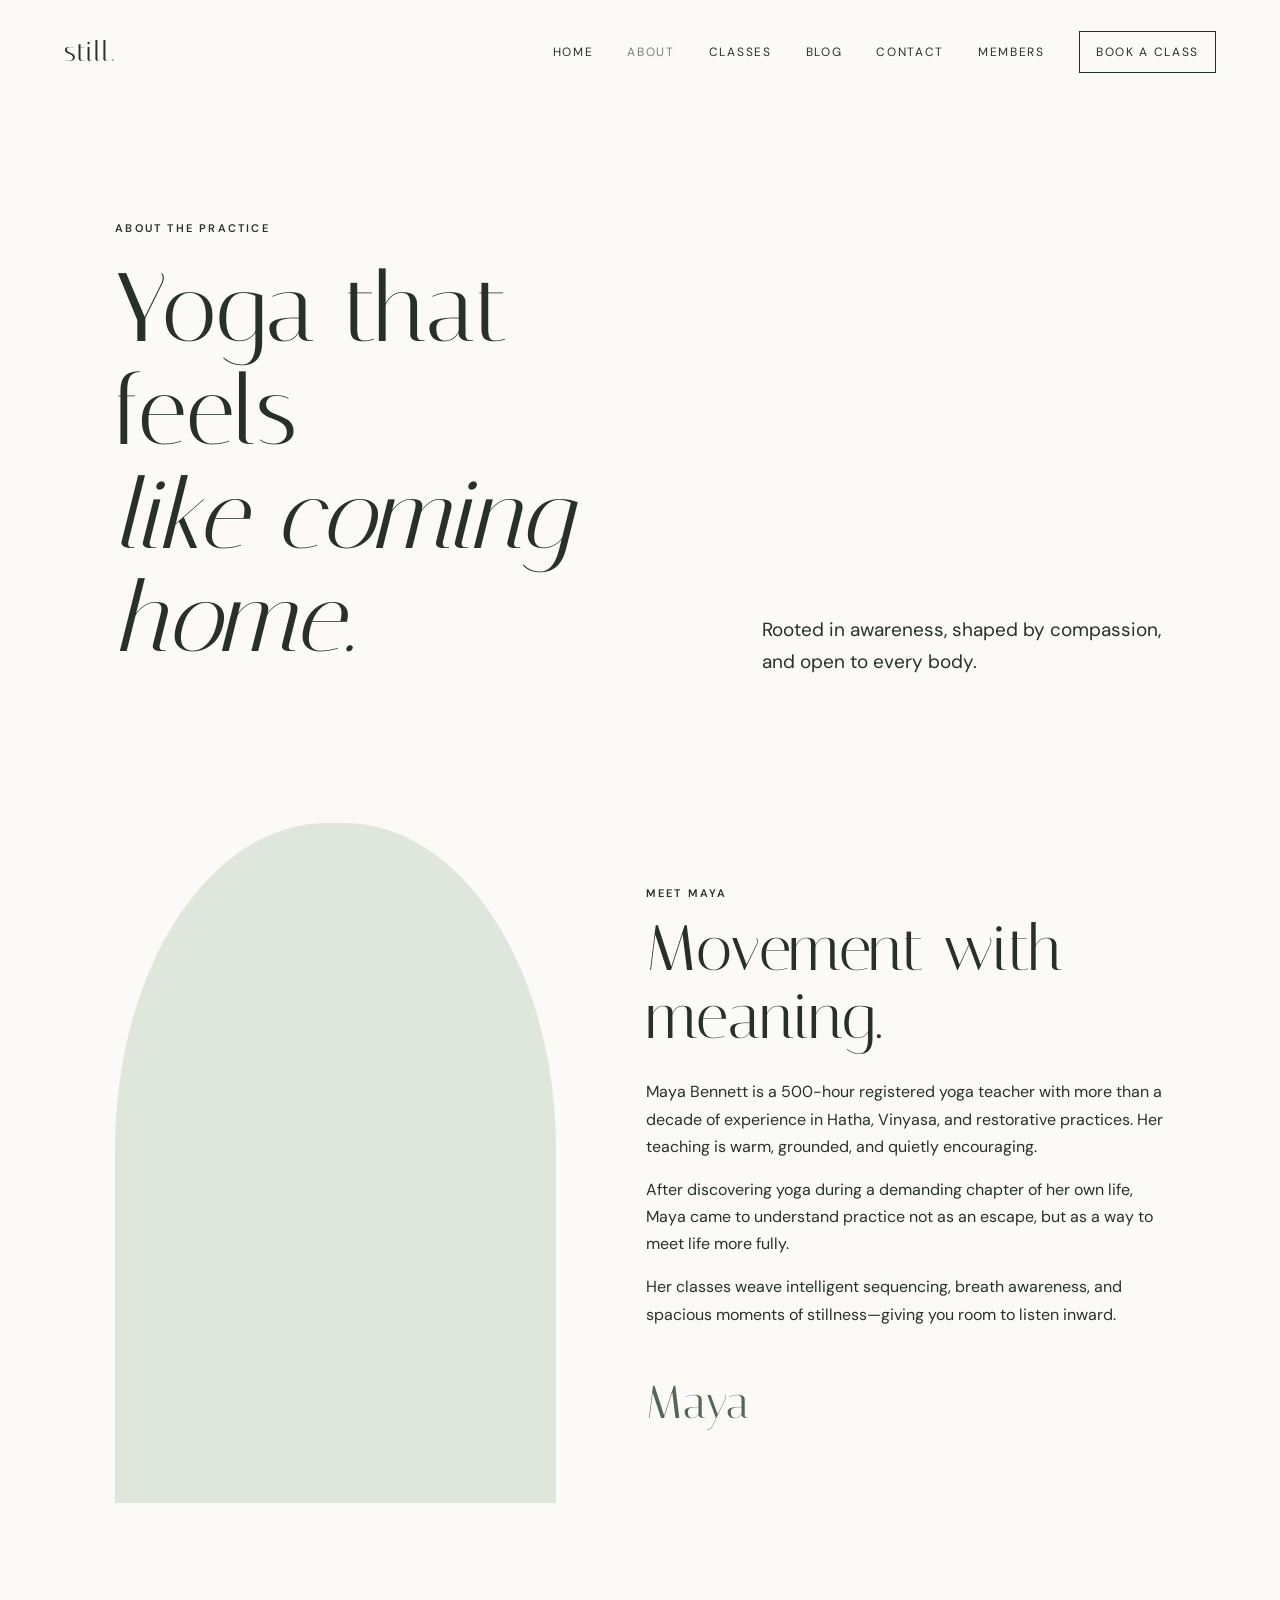
<file: static/about.html>
<!doctype html>
<html lang="en">
<head><meta charset="utf-8"><meta name="viewport" content="width=device-width, initial-scale=1"><meta name="description" content="Meet Maya Bennett and discover the philosophy behind Still Studio."><title>About | Still Studio</title><link rel="preconnect" href="https://fonts.googleapis.com"><link rel="preconnect" href="https://fonts.gstatic.com" crossorigin><link href="https://fonts.googleapis.com/css2?family=DM+Sans:wght@400;500;600&family=Italiana&display=swap" rel="stylesheet"><link rel="stylesheet" href="/static/css/style.css"><script type="module" src="/static/js/app.js"></script></head>
<body data-page="about">
  <div id="site-header"></div>
  <main>
    <section class="page-hero about-hero reveal"><div><p class="eyebrow">About the practice</p><h1>Yoga that feels<br><em>like coming home.</em></h1></div><p>Rooted in awareness, shaped by compassion, and open to every body.</p></section>
    <section class="portrait-story reveal"><div class="portrait" role="img" aria-label="Yoga instructor Maya Bennett in a calm studio" data-bg="https://images.unsplash.com/photo-1593811167562-9cef47bfc4d7?auto=format&fit=crop&w=900&q=70&fm=webp"></div><div class="story-copy"><p class="eyebrow">Meet Maya</p><h2>Movement with meaning.</h2><p>Maya Bennett is a 500-hour registered yoga teacher with more than a decade of experience in Hatha, Vinyasa, and restorative practices. Her teaching is warm, grounded, and quietly encouraging.</p><p>After discovering yoga during a demanding chapter of her own life, Maya came to understand practice not as an escape, but as a way to meet life more fully.</p><p>Her classes weave intelligent sequencing, breath awareness, and spacious moments of stillness—giving you room to listen inward.</p><div class="signature">Maya</div></div></section>
    <section class="philosophy reveal"><p class="eyebrow">Our philosophy</p><h2>The practice is not about touching your toes.<br><em>It is about what you learn on the way down.</em></h2><div class="values"><article><span>01</span><h3>Presence over perfection</h3><p>We notice what is here without needing to change or judge it.</p></article><article><span>02</span><h3>Curiosity over certainty</h3><p>We approach every shape and sensation with openness and care.</p></article><article><span>03</span><h3>Connection over comparison</h3><p>We honor our own pace while practicing in supportive community.</p></article></div></section>
    <section class="center-cta reveal"><p class="eyebrow">Practice together</p><h2>There is space for you here.</h2><a class="button" href="/classes">Explore Classes <span>→</span></a></section>
  </main>
  <div id="site-footer"></div>
</body>
</html>
</file>
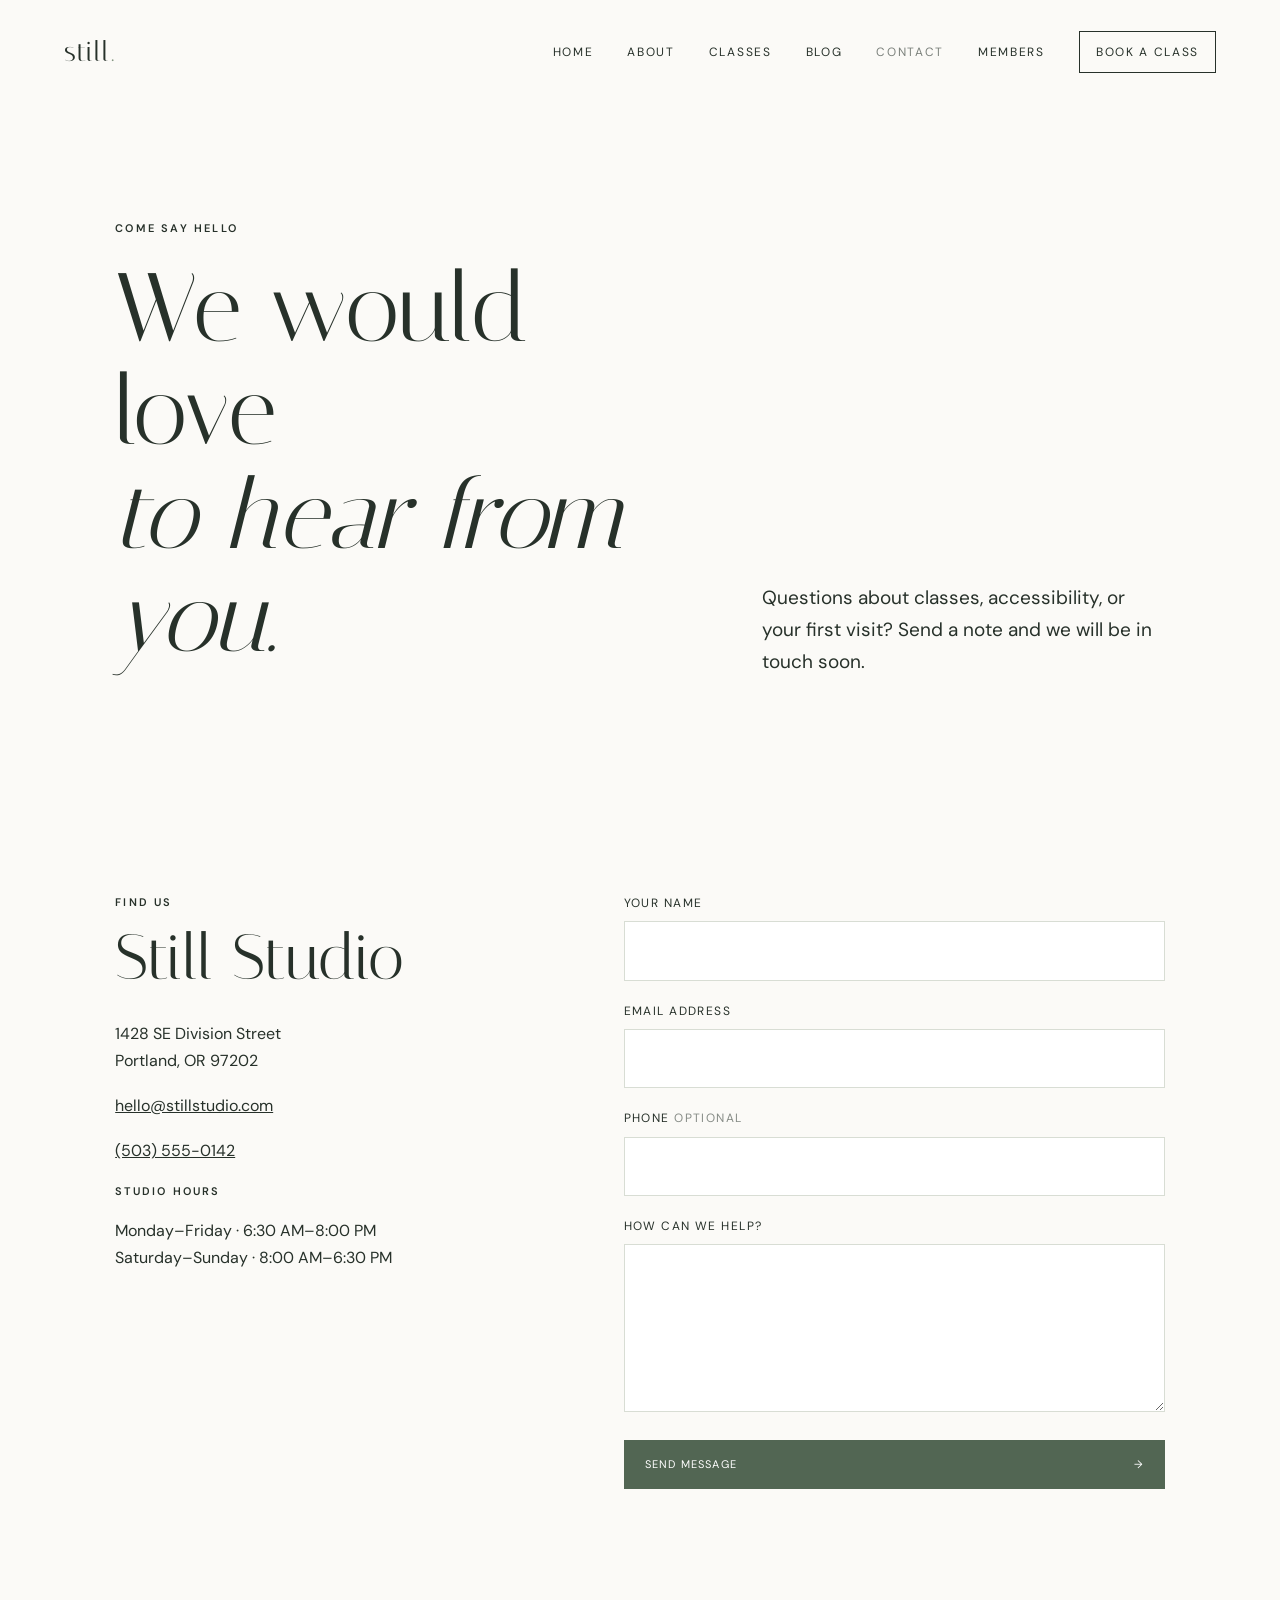
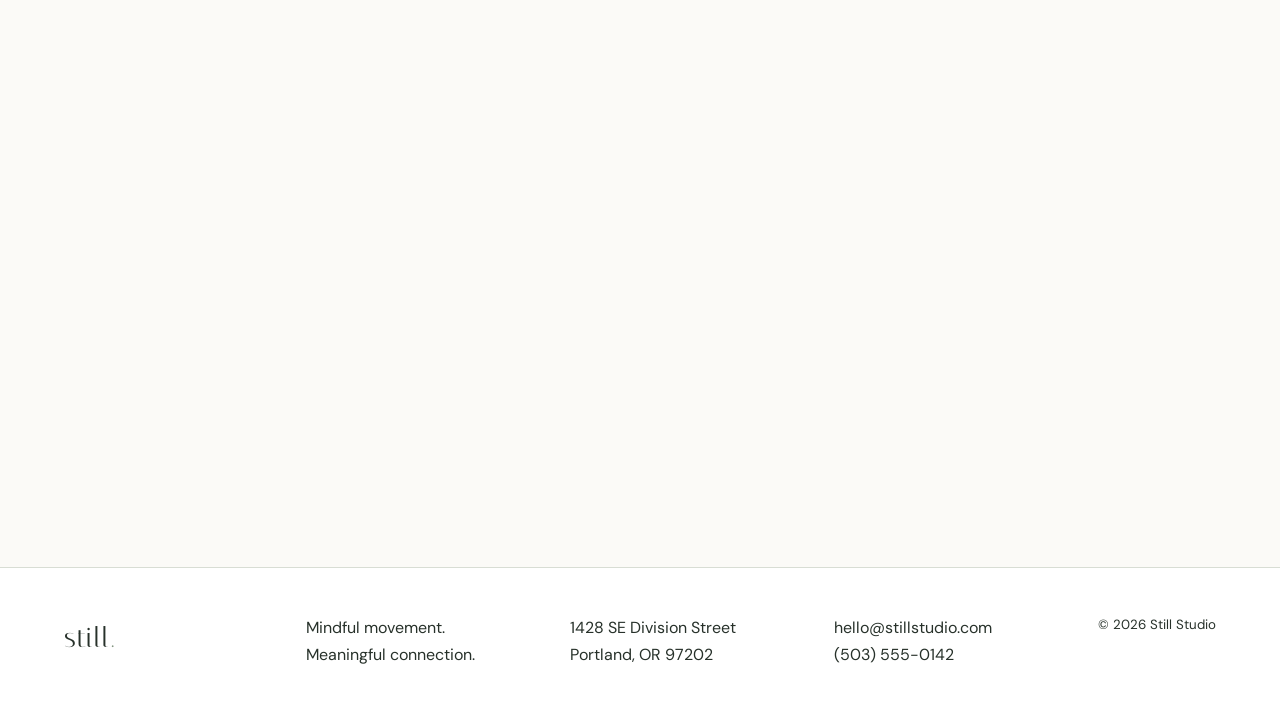
<file: static/contact.html>
<!doctype html>
<html lang="en">
<head><meta charset="utf-8"><meta name="viewport" content="width=device-width, initial-scale=1"><meta name="description" content="Contact Still Studio in Portland, Oregon."><title>Contact | Still Studio</title><link rel="preconnect" href="https://fonts.googleapis.com"><link rel="preconnect" href="https://fonts.gstatic.com" crossorigin><link href="https://fonts.googleapis.com/css2?family=DM+Sans:wght@400;500;600&family=Italiana&display=swap" rel="stylesheet"><link rel="stylesheet" href="/static/css/style.css"><script type="module" src="/static/js/app.js"></script></head>
<body data-page="contact">
  <div id="site-header"></div>
  <main>
    <section class="page-hero reveal"><div><p class="eyebrow">Come say hello</p><h1>We would love<br><em>to hear from you.</em></h1></div><p>Questions about classes, accessibility, or your first visit? Send a note and we will be in touch soon.</p></section>
    <section class="contact-layout reveal"><div class="contact-details"><p class="eyebrow">Find us</p><h2>Still Studio</h2><address>1428 SE Division Street<br>Portland, OR 97202</address><a href="mailto:hello@stillstudio.com">hello@stillstudio.com</a><a href="tel:+15035550142">(503) 555-0142</a><div><p class="eyebrow">Studio hours</p><p>Monday–Friday · 6:30 AM–8:00 PM<br>Saturday–Sunday · 8:00 AM–6:30 PM</p></div></div><form id="contact-form" class="contact-form"><div class="field"><label for="name">Your name</label><input id="name" name="name" required></div><div class="field"><label for="email">Email address</label><input id="email" name="email" type="email" required></div><div class="field"><label for="phone">Phone <span>optional</span></label><input id="phone" name="phone" type="tel"></div><div class="field"><label for="message">How can we help?</label><textarea id="message" name="message" rows="5" required></textarea></div><button class="button" type="submit">Send Message <span>→</span></button><p class="form-message" aria-live="polite"></p></form></section>
    <section class="map reveal"><iframe title="Map showing Still Studio in Portland" src="https://www.openstreetmap.org/export/embed.html?bbox=-122.667%2C45.501%2C-122.641%2C45.519&amp;layer=mapnik" loading="lazy"></iframe></section>
  </main>
  <div id="site-footer"></div>
</body>
</html>
</file>
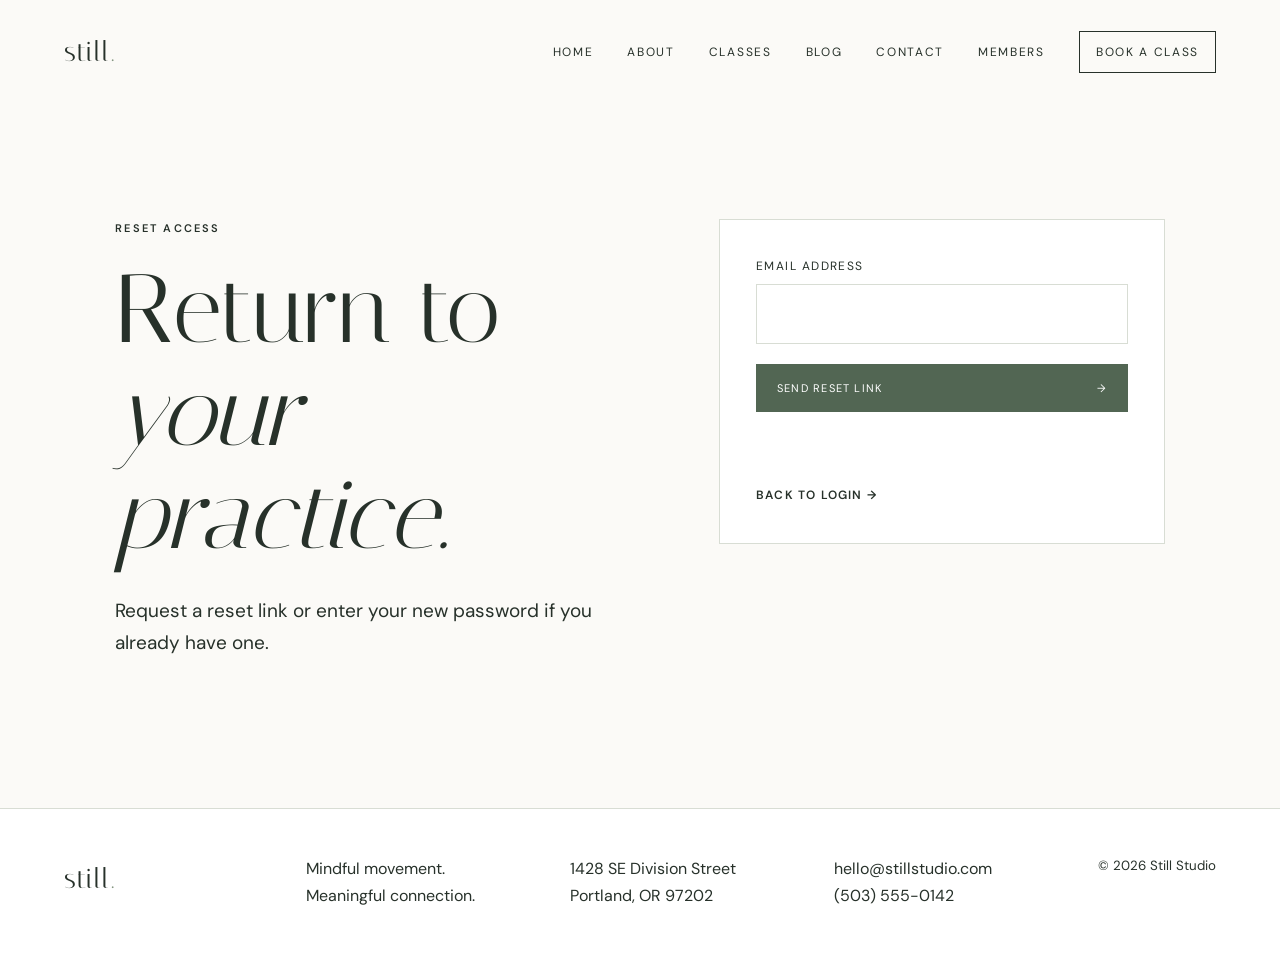
<file: static/forgot-password.html>
<!doctype html>
<html lang="en">
<head><meta charset="utf-8"><meta name="viewport" content="width=device-width, initial-scale=1"><meta name="description" content="Reset your Still Studio member password."><title>Forgot Password | Still Studio</title><link rel="preconnect" href="https://fonts.googleapis.com"><link rel="preconnect" href="https://fonts.gstatic.com" crossorigin><link href="https://fonts.googleapis.com/css2?family=DM+Sans:wght@400;500;600&family=Italiana&display=swap" rel="stylesheet"><link rel="stylesheet" href="/static/css/style.css"><script type="module" src="/static/js/app.js"></script></head>
<body data-page="forgot">
  <div id="site-header"></div>
  <main>
    <section class="auth-layout reveal"><div><p class="eyebrow">Reset access</p><h1>Return to<br><em>your practice.</em></h1><p>Request a reset link or enter your new password if you already have one.</p></div><div class="auth-form"><form id="forgot-form"><div class="field"><label for="forgot-email">Email address</label><input id="forgot-email" name="email" type="email" required></div><button class="button" type="submit">Send Reset Link <span>→</span></button><p class="form-message" aria-live="polite"></p></form><form id="reset-form"><div class="field"><label for="reset-password">New password</label><input id="reset-password" name="password" type="password" minlength="8" required></div><button class="button" type="submit">Update Password <span>→</span></button><p class="form-message" aria-live="polite"></p></form><p><a class="text-link" href="/login">Back to login →</a></p></div></section>
  </main>
  <div id="site-footer"></div>
</body>
</html>
</file>
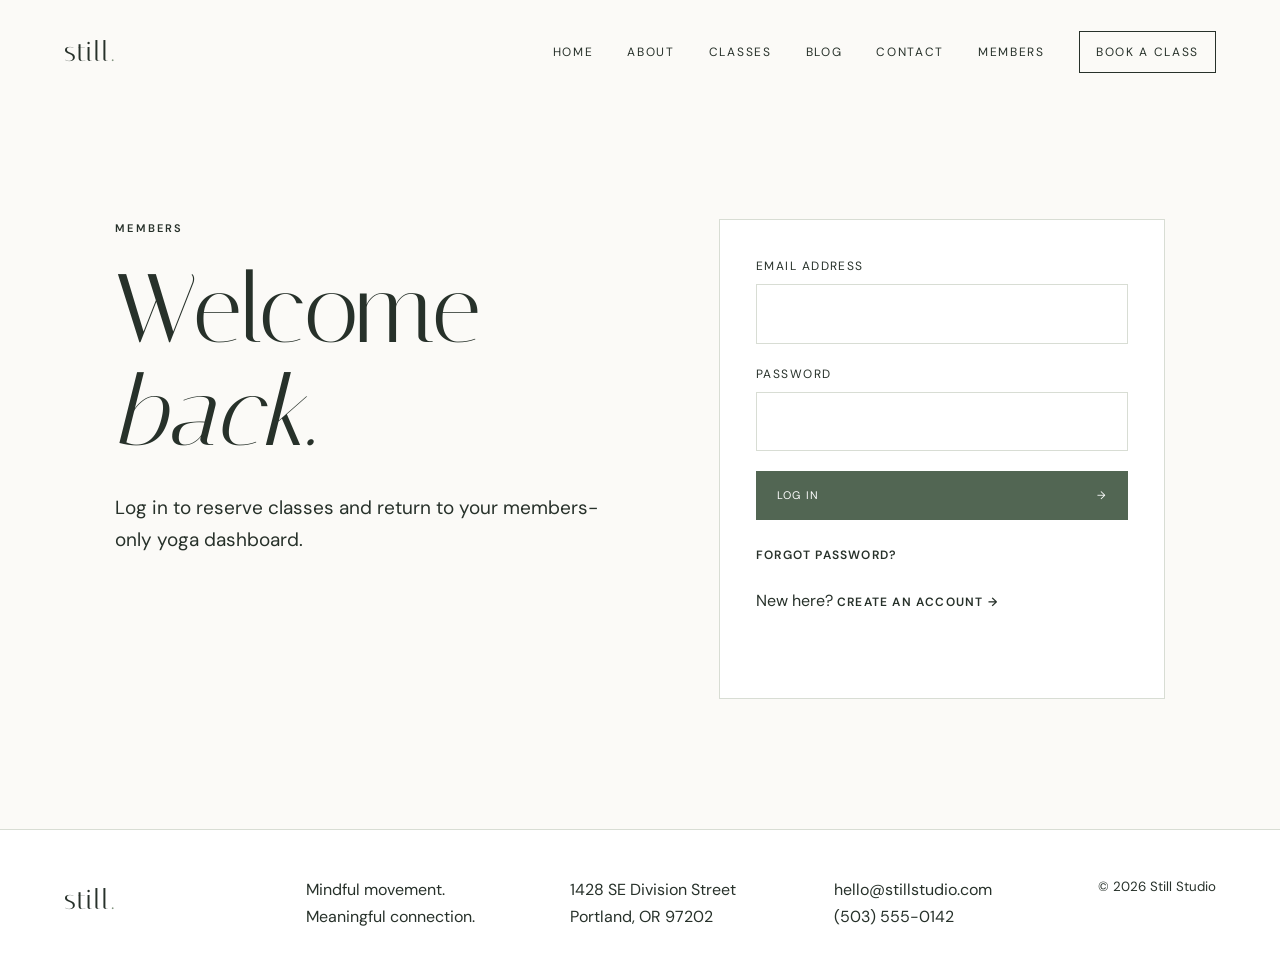
<file: static/login.html>
<!doctype html>
<html lang="en">
<head><meta charset="utf-8"><meta name="viewport" content="width=device-width, initial-scale=1"><meta name="description" content="Log in to access Still Studio member content and class reservations."><title>Login | Still Studio</title><link rel="preconnect" href="https://fonts.googleapis.com"><link rel="preconnect" href="https://fonts.gstatic.com" crossorigin><link href="https://fonts.googleapis.com/css2?family=DM+Sans:wght@400;500;600&family=Italiana&display=swap" rel="stylesheet"><link rel="stylesheet" href="/static/css/style.css"><script type="module" src="/static/js/app.js"></script></head>
<body data-page="login">
  <div id="site-header"></div>
  <main>
    <section class="auth-layout reveal"><div><p class="eyebrow">Members</p><h1>Welcome<br><em>back.</em></h1><p>Log in to reserve classes and return to your members-only yoga dashboard.</p></div><form id="login-form" class="auth-form"><div class="field"><label for="email">Email address</label><input id="email" name="email" type="email" required></div><div class="field"><label for="password">Password</label><input id="password" name="password" type="password" required></div><button class="button" type="submit">Log In <span>→</span></button><p><a class="text-link" href="/forgot-password">Forgot password?</a></p><p>New here? <a class="text-link" href="/register">Create an account →</a></p><p class="form-message" aria-live="polite"></p></form></section>
  </main>
  <div id="site-footer"></div>
</body>
</html>
</file>
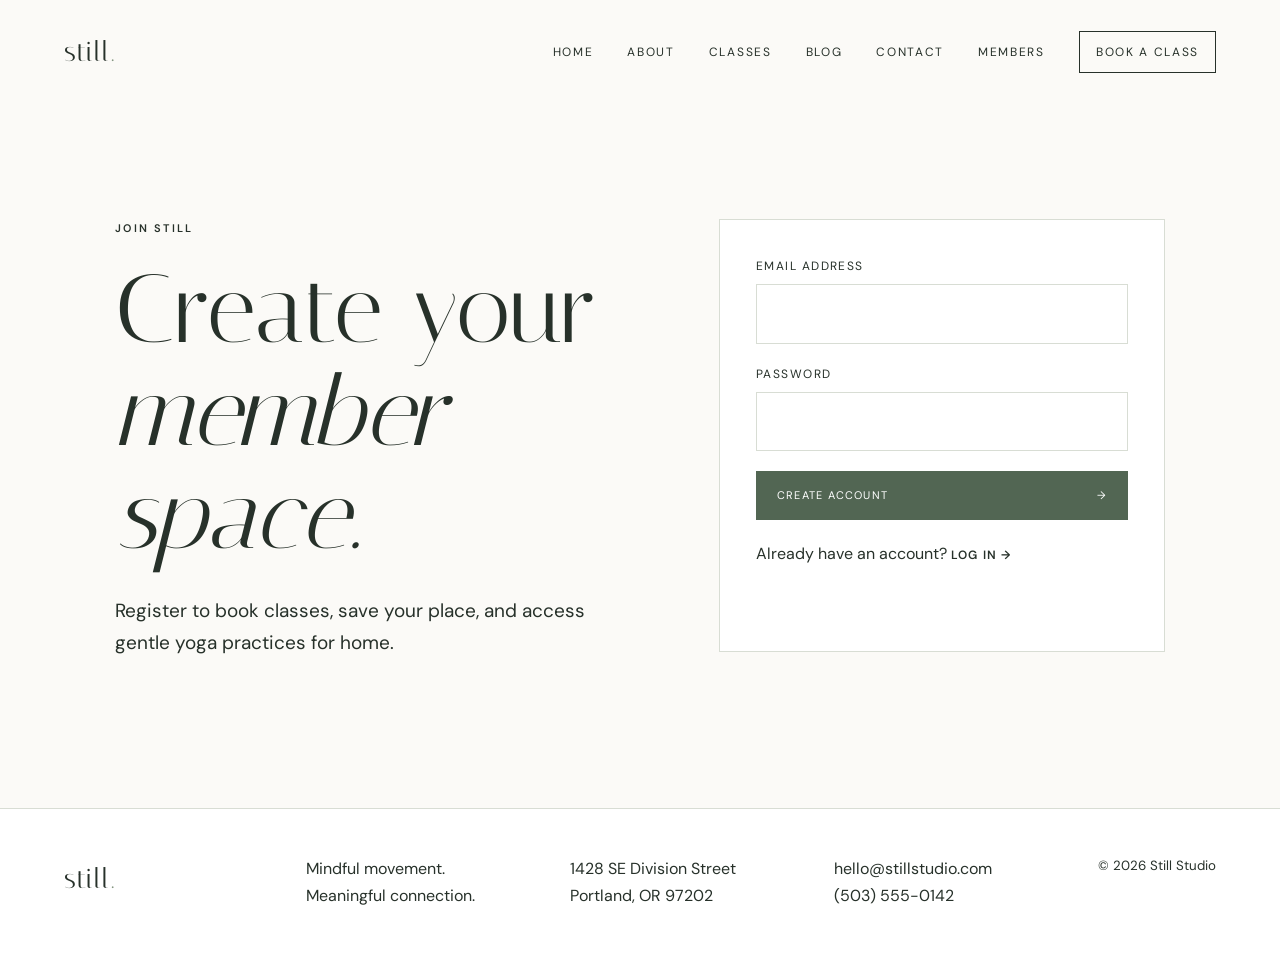
<file: static/register.html>
<!doctype html>
<html lang="en">
<head><meta charset="utf-8"><meta name="viewport" content="width=device-width, initial-scale=1"><meta name="description" content="Create a Still Studio account for members-only yoga content."><title>Register | Still Studio</title><link rel="preconnect" href="https://fonts.googleapis.com"><link rel="preconnect" href="https://fonts.gstatic.com" crossorigin><link href="https://fonts.googleapis.com/css2?family=DM+Sans:wght@400;500;600&family=Italiana&display=swap" rel="stylesheet"><link rel="stylesheet" href="/static/css/style.css"><script type="module" src="/static/js/app.js"></script></head>
<body data-page="register">
  <div id="site-header"></div>
  <main>
    <section class="auth-layout reveal"><div><p class="eyebrow">Join Still</p><h1>Create your<br><em>member space.</em></h1><p>Register to book classes, save your place, and access gentle yoga practices for home.</p></div><form id="register-form" class="auth-form"><div class="field"><label for="email">Email address</label><input id="email" name="email" type="email" required></div><div class="field"><label for="password">Password</label><input id="password" name="password" type="password" minlength="8" required></div><button class="button" type="submit">Create Account <span>→</span></button><p>Already have an account? <a class="text-link" href="/login">Log in →</a></p><p class="form-message" aria-live="polite"></p></form></section>
  </main>
  <div id="site-footer"></div>
</body>
</html>
</file>
<file: static/css/style.css>
:root {
  --ink: #27312a;
  --sage: #82947f;
  --sage-dark: #526653;
  --sage-light: #dfe6dc;
  --cream: #f4efe5;
  --paper: #fbfaf7;
  --line: #d8ddd4;
}
* { box-sizing: border-box; }
html { scroll-behavior: smooth; }
body {
  margin: 0;
  color: var(--ink);
  background: var(--paper);
  font-family: "DM Sans", sans-serif;
  font-size: 16px;
  line-height: 1.7;
}
a { color: inherit; }
button, input, textarea { font: inherit; }
img { max-width: 100%; }
.site-header {
  position: absolute;
  z-index: 10;
  top: 0;
  width: 100%;
  display: flex;
  align-items: center;
  justify-content: space-between;
  padding: 28px 5vw;
  color: white;
}
body:not([data-page="home"]) .site-header {
  position: relative;
  color: var(--ink);
}
.logo {
  font-family: "Italiana", serif;
  font-size: 28px;
  text-decoration: none;
  letter-spacing: .04em;
}
.logo i { color: var(--sage-light); font-style: normal; }
body:not([data-page="home"]) .logo i { color: var(--sage); }
.nav { display: flex; align-items: center; gap: 34px; }
.nav a {
  font-size: 12px;
  letter-spacing: .14em;
  text-decoration: none;
  text-transform: uppercase;
}
.nav a.active, .nav a:hover { opacity: .6; }
.nav .nav-cta { border: 1px solid currentColor; padding: 10px 16px; }
.menu-button { display: none; border: 0; color: inherit; background: transparent; font-size: 25px; }
h1, h2, h3 { font-family: "Italiana", serif; font-weight: 400; line-height: 1.06; }
h1 { margin: 20px 0 28px; font-size: clamp(58px, 7.6vw, 116px); }
h2 { margin: 12px 0 28px; font-size: clamp(40px, 5vw, 70px); }
h3 { font-size: 30px; }
em { font-weight: 400; }
.eyebrow {
  margin: 0;
  font-size: 11px;
  font-weight: 600;
  letter-spacing: .2em;
  text-transform: uppercase;
}
.button {
  display: inline-flex;
  align-items: center;
  justify-content: space-between;
  gap: 40px;
  border: 0;
  padding: 15px 21px;
  color: white;
  background: var(--sage-dark);
  text-decoration: none;
  text-transform: uppercase;
  letter-spacing: .11em;
  font-size: 11px;
  cursor: pointer;
}
.button:hover { background: var(--ink); }
.button-light { color: var(--ink); background: var(--cream); }
.text-link { font-size: 12px; font-weight: 600; letter-spacing: .1em; text-transform: uppercase; text-decoration: none; }
button.text-link { border: 0; padding: 0; color: inherit; background: none; cursor: pointer; }
.reveal { opacity: 0; transform: translateY(18px); transition: opacity .7s ease, transform .7s ease; }
.reveal.visible { opacity: 1; transform: none; }
.hero { position: relative; min-height: 100vh; color: white; background: #546452; overflow: hidden; }
.hero-image {
  position: absolute;
  inset: 0;
  background: linear-gradient(90deg, rgba(31,45,35,.58), rgba(31,45,35,.05)), url("https://images.unsplash.com/photo-1506126613408-eca07ce68773?auto=format&fit=crop&w=1400&q=70&fm=webp") center/cover;
}
.hero-content { position: relative; width: 62%; padding: 27vh 0 100px 9vw; }
.hero-copy { max-width: 450px; margin: 0 0 38px; font-size: 19px; }
.vertical-note { position: absolute; right: 3vw; bottom: 75px; margin: 0; writing-mode: vertical-rl; font-size: 10px; letter-spacing: .25em; text-transform: uppercase; }

.intro, .schedule, .philosophy, .newsletter, .contact-layout {
  padding: 110px 9vw;
}
.section-grid {
  display: grid;
  grid-template-columns: minmax(260px, .9fr) minmax(280px, 1fr);
  gap: 12vw;
  align-items: start;
}
.prose p { margin: 0 0 22px; }
.feature-band {
  display: grid;
  grid-template-columns: 1fr 1fr;
  min-height: 680px;
  background: var(--sage-dark);
  color: white;
}
.feature-image {
  min-height: 420px;
  background: var(--sage-light) center/cover;
}
.feature-copy {
  display: flex;
  flex-direction: column;
  justify-content: center;
  padding: 8vw;
}
.class-row {
  display: grid;
  grid-template-columns: 130px 1fr;
  gap: 24px;
  border-top: 1px solid rgba(255,255,255,.24);
  padding: 20px 0;
}
.journal, .styles, .price-grid, .blog-grid {
  display: grid;
  grid-template-columns: repeat(3, 1fr);
  gap: 28px;
  padding: 110px 9vw;
}
.post-preview, .styles article, .price-grid article, .blog-grid article, .featured-post article {
  border: 1px solid var(--line);
  background: white;
  padding: 34px;
}
.post-preview p, .price-grid p, .price-grid span, .styles small, .class-row span, .blog-grid p, .featured-post p {
  color: rgba(39,49,42,.72);
}
.center-cta {
  padding: 125px 9vw;
  text-align: center;
  background: var(--cream);
}
.page-hero {
  display: grid;
  grid-template-columns: minmax(280px, 1.15fr) minmax(260px, .85fr);
  gap: 8vw;
  align-items: end;
  padding: 115px 9vw 85px;
}
.page-hero p:last-child {
  max-width: 520px;
  font-size: 19px;
}
.portrait-story {
  display: grid;
  grid-template-columns: minmax(280px, .85fr) minmax(300px, 1fr);
  gap: 7vw;
  padding: 40px 9vw 115px;
  align-items: center;
}
.portrait {
  min-height: 680px;
  background: var(--sage-light) center/cover;
  border-radius: 48% 48% 0 0;
}
.story-copy {
  max-width: 650px;
}
.signature {
  margin-top: 36px;
  font-family: "Italiana", serif;
  font-size: 46px;
  color: var(--sage-dark);
}
.philosophy {
  background: var(--cream);
}
.values {
  display: grid;
  grid-template-columns: repeat(3, 1fr);
  gap: 26px;
  margin-top: 54px;
}
.values article span, .styles article span {
  color: var(--sage);
  letter-spacing: .18em;
}
.styles article {
  min-height: 330px;
}
.schedule {
  display: grid;
  grid-template-columns: minmax(260px, .7fr) minmax(320px, 1fr);
  gap: 8vw;
  background: white;
}
.schedule-list div {
  display: grid;
  grid-template-columns: 130px 150px 1fr 190px 130px;
  gap: 18px;
  border-bottom: 1px solid var(--line);
  padding: 20px 0;
}
.pricing {
  padding: 110px 9vw 130px;
  background: var(--cream);
}
.section-heading {
  max-width: 680px;
  margin-bottom: 44px;
}
.price-grid {
  padding: 0;
}
.price-grid article {
  display: flex;
  min-height: 300px;
  flex-direction: column;
  justify-content: space-between;
}
.price-grid strong {
  display: block;
  margin: 16px 0;
  font-family: "Italiana", serif;
  font-size: 60px;
  font-weight: 400;
}
.price-grid .featured {
  border-color: var(--sage-dark);
  box-shadow: 0 22px 60px rgba(39,49,42,.09);
}
.form-message {
  min-height: 28px;
  color: var(--sage-dark);
}
.featured-post {
  display: grid;
  grid-template-columns: minmax(280px, .85fr) minmax(300px, 1fr);
  gap: 0;
  padding: 40px 9vw;
}
.blog-image {
  min-height: 370px;
  background: var(--sage-light) center/cover;
}
.article-body {
  display: none;
  margin-top: 24px;
}
.article-body.open {
  display: block;
}
.newsletter {
  display: grid;
  grid-template-columns: minmax(260px, .8fr) minmax(320px, 1fr);
  gap: 8vw;
  background: var(--cream);
}
.newsletter form div {
  display: flex;
  gap: 12px;
}
input, textarea {
  width: 100%;
  border: 1px solid var(--line);
  padding: 15px;
  color: var(--ink);
  background: white;
}
label {
  display: block;
  margin-bottom: 8px;
  font-size: 12px;
  letter-spacing: .12em;
  text-transform: uppercase;
}
.newsletter button {
  border: 0;
  padding: 0 22px;
  color: white;
  background: var(--sage-dark);
  white-space: nowrap;
  cursor: pointer;
}
.contact-layout {
  display: grid;
  grid-template-columns: minmax(260px, .75fr) minmax(320px, 1fr);
  gap: 8vw;
}
.contact-details a, .contact-details address {
  display: block;
  margin: 0 0 18px;
  font-style: normal;
}
.contact-form {
  display: grid;
  gap: 20px;
}
.field span {
  color: rgba(39,49,42,.55);
}
.map {
  padding: 0 9vw 120px;
}
.map iframe {
  width: 100%;
  height: 360px;
  border: 0;
  filter: saturate(.65);
}
.site-footer {
  display: grid;
  grid-template-columns: 1fr 1.1fr 1.1fr 1.1fr auto;
  gap: 28px;
  padding: 46px 5vw;
  border-top: 1px solid var(--line);
  background: white;
  align-items: start;
}
.site-footer p { margin: 0; }
.site-footer a { text-decoration: none; }
@media (max-width: 900px) {
  .site-header {
    color: var(--ink);
    background: rgba(251,250,247,.96);
  }
  .menu-button { display: block; }
  .nav {
    position: absolute;
    top: 84px;
    left: 0;
    right: 0;
    display: none;
    flex-direction: column;
    align-items: stretch;
    gap: 0;
    padding: 20px 5vw;
    background: var(--paper);
  }
  .nav.open { display: flex; }
  .nav a { padding: 13px 0; }
  .nav .nav-cta { border: 0; padding: 13px 0; }
  .hero-content { width: auto; padding: 170px 7vw 100px; }
  .vertical-note { display: none; }
  .section-grid, .feature-band, .page-hero, .portrait-story, .schedule, .featured-post, .newsletter, .contact-layout {
    grid-template-columns: 1fr;
  }
  .journal, .styles, .price-grid, .blog-grid, .values {
    grid-template-columns: 1fr;
    padding-left: 7vw;
    padding-right: 7vw;
  }
  .intro, .schedule, .philosophy, .newsletter, .contact-layout, .pricing, .center-cta {
    padding-left: 7vw;
    padding-right: 7vw;
  }
  .page-hero { padding-left: 7vw; padding-right: 7vw; }
  .portrait { min-height: 460px; }
  .schedule-list div {
    grid-template-columns: 1fr;
    gap: 4px;
  }
  .newsletter form div { flex-direction: column; }
  .newsletter button { padding: 15px 22px; }
  .site-footer { grid-template-columns: 1fr; }
}

@media (max-width: 560px) {
  h1 { font-size: 52px; }
  h2 { font-size: 40px; }
  .button { width: 100%; }
  .hero { min-height: 760px; }
  .feature-band { min-height: auto; }
}

.auth-layout {
  display: grid;
  grid-template-columns: minmax(280px, .9fr) minmax(320px, .8fr);
  gap: 8vw;
  align-items: start;
  padding: 115px 9vw 130px;
}
.auth-layout > div:first-child p:last-child {
  max-width: 520px;
  font-size: 19px;
}
.auth-form {
  display: grid;
  gap: 20px;
  border: 1px solid var(--line);
  padding: 36px;
  background: white;
}
.auth-form form {
  display: grid;
  gap: 20px;
}
.auth-form p {
  margin: 0;
}
.member-grid {
  display: grid;
  grid-template-columns: repeat(3, 1fr);
  gap: 28px;
  padding: 40px 9vw 115px;
}
.member-grid article {
  min-height: 330px;
  border: 1px solid var(--line);
  padding: 34px;
  background: white;
}
.member-grid article span {
  color: var(--sage);
  letter-spacing: .18em;
}
.center-cta .button + .button {
  margin-left: 12px;
}
@media (max-width: 900px) {
  .auth-layout, .member-grid {
    grid-template-columns: 1fr;
    padding-left: 7vw;
    padding-right: 7vw;
  }
  .center-cta .button + .button {
    margin: 12px 0 0;
  }
}

main > section {
  content-visibility: auto;
  contain-intrinsic-size: 1px 720px;
}
.hero, .page-hero {
  content-visibility: visible;
}
[data-bg] {
  background-color: var(--sage-light);
}
@media (prefers-reduced-motion: reduce) {
  html { scroll-behavior: auto; }
  .reveal { opacity: 1; transform: none; transition: none; }
}
</file>
